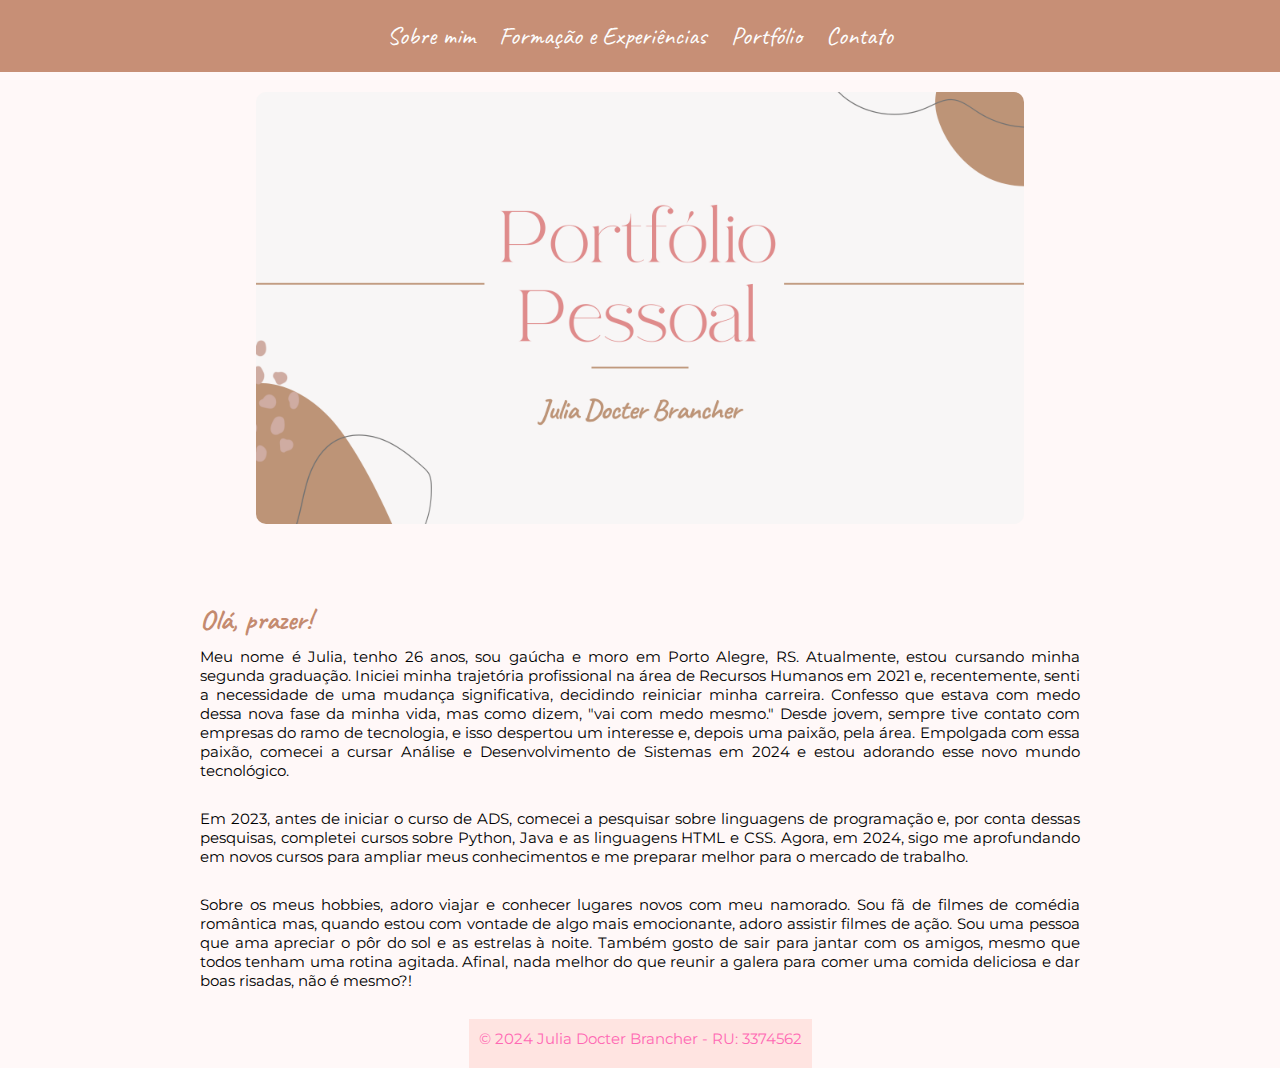
<file: index.html>
<!DOCTYPE html>
<html lang="pt">

<head>
    <meta charset="UTF-8">
    <meta name="viewport" content="width=device-width, initial-scale=1.0">
    <title>Portfólio Pessoal</title> <!--Título da página exibido na aba do navegador-->
    <link href="https://fonts.googleapis.com/css2?family=Caveat&family=Montserrat:wght@300;400&display=swap"
        rel="stylesheet">
    <!--Link para o arquivo CSS externo que contém os estilos da página-->
    <link rel="stylesheet" type="text/css" href="styles/default.css">
</head>

<body>
    <header> <!--Cabeçalho da página utilizado para navegação-->
        <nav> <!--Seção de navegação-->
            <ul> <!--Lista não ordenada para para links de navegação-->
                <li><a href="index.html">Sobre mim</a></li> <!--Link para a página "Sobre mim"-->
                <li><a href="formacao.html">Formação e Experiências</a></li>
                <li><a href="portfolio.html">Portfólio</a></li>
                <li><a href="contato.html">Contato</a></li>
            </ul>
        </nav>
    </header>

    <!--Cabeçalho representando uma imagem com a frase "Portfólio Pessoal"-->
    <img src="portfolio.png" alt="Portfólio Pessoal" title="Portfólio Pessoal">
    <br><br> <!--Quebra de linha-->
    <div style="margin: 0 200px;">
        <h2>Olá, prazer!</h2>
        <p> Meu nome é Julia, tenho 26 anos, sou gaúcha e moro em Porto Alegre, RS. Atualmente, estou cursando
            minha segunda graduação. Iniciei minha trajetória profissional na área de Recursos Humanos em 2021 e,
            recentemente, senti a necessidade de uma mudança significativa, decidindo reiniciar minha carreira. Confesso
            que estava com medo dessa nova fase da minha vida, mas como dizem, "vai com medo mesmo." Desde jovem, sempre
            tive contato com empresas do ramo de tecnologia, e isso despertou um interesse e, depois uma paixão, pela
            área. Empolgada com essa paixão, comecei a cursar Análise e Desenvolvimento de Sistemas em 2024 e estou
            adorando esse novo mundo tecnológico.</p> 
        <br>
        <p> Em 2023, antes de iniciar o curso de ADS, comecei a pesquisar sobre linguagens de programação e, por conta
            dessas pesquisas, completei cursos sobre Python, Java e as linguagens HTML e CSS. Agora, em 2024, sigo me
            aprofundando em novos cursos para ampliar meus conhecimentos e me preparar melhor para o mercado de
            trabalho.</p>
        <br>
        <p>Sobre os meus hobbies, adoro viajar e conhecer lugares novos com meu namorado. Sou fã de filmes de
            comédia romântica mas, quando estou com vontade de algo mais emocionante, adoro assistir filmes de ação. Sou uma pessoa que ama apreciar o pôr do sol e as estrelas à noite. Também gosto de sair para
            jantar com os amigos, mesmo que todos tenham uma rotina agitada. Afinal, nada melhor do que reunir a galera
            para comer uma comida deliciosa e dar boas risadas, não é mesmo?!</p>
            <br>
    </div>

    <footer> <!--Rodapé da página-->
        <p>&copy; 2024 Julia Docter Brancher - RU: 3374562</p>
    </footer>

</body>

</html>
</file>
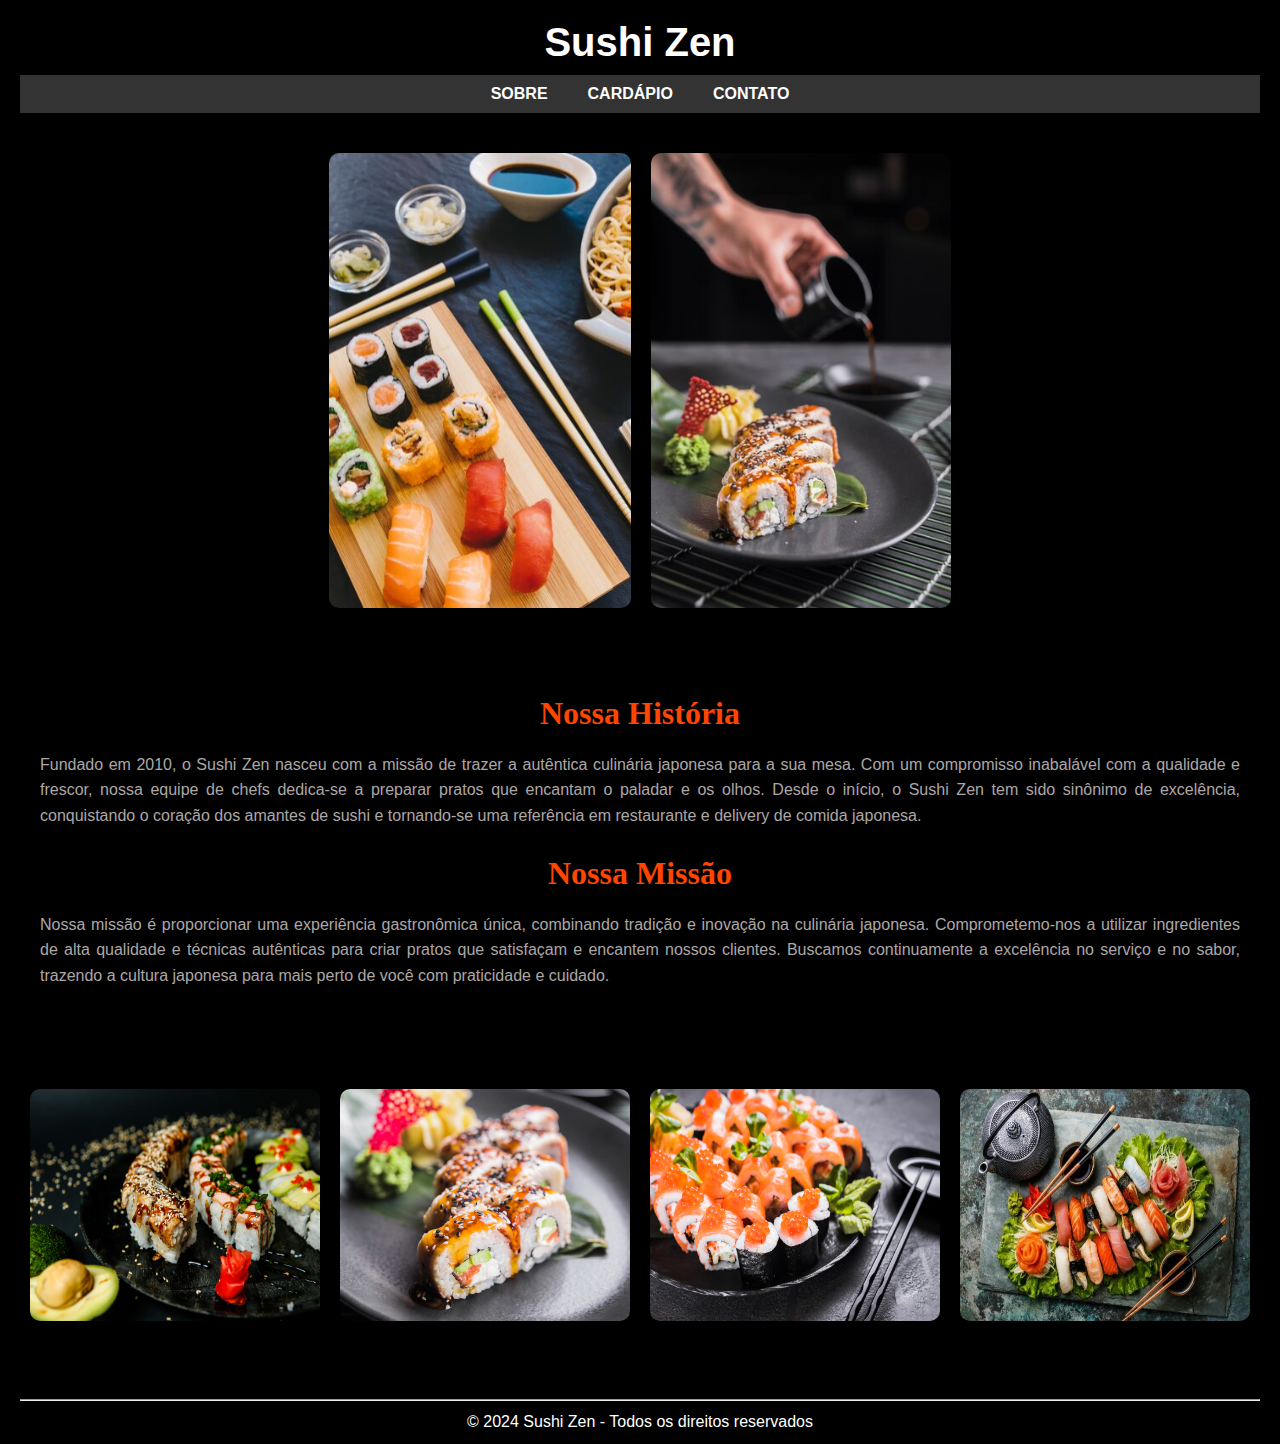
<file: Projetos/restaurante_sushizen/index.html>
<!DOCTYPE html>
<html lang="en">
<head>
    <meta charset="UTF-8">
    <meta name="viewport" content="width=device-width, initial-scale=1.0">
    <title>Restaurante Sushi Zen</title>
   
    <link rel="stylesheet" type="text/css" href="styles/historia.css">

</head>
<body>
    <!-- Cabeçalho -->
    <header>
        <h1>Sushi Zen</h1>
        <nav>
            <ul>
                <li><a href="index.html">SOBRE</a></li>
                <li><a href="cardapio.html">CARDÁPIO</a></li>
                <li><a href="contato_restaurante.html">CONTATO</a></li>
            </ul>
        </nav>
    </header>

    <!-- Imagens de Destaque -->
    <div class="featured-images">
        <img src="Imagens/sushiteste.png" alt="Sushi" title="Imagem de Sushi">
        <img src="Imagens/sushi2.png" alt="Sushi" title="Imagem de Sushi">
    </div>

    <!-- Seção Sobre -->
    <section id="sobre">
        <h2>Nossa História</h2>
        <p>Fundado em 2010, o Sushi Zen nasceu com a missão de trazer a autêntica culinária japonesa para a sua mesa. Com um compromisso inabalável com a qualidade e frescor, nossa equipe de chefs dedica-se a preparar pratos que encantam o paladar e os olhos. Desde o início, o Sushi Zen tem sido sinônimo de excelência, conquistando o coração dos amantes de sushi e tornando-se uma referência em restaurante e delivery de comida japonesa.</p>

        <h2>Nossa Missão</h2>
        <p>Nossa missão é proporcionar uma experiência gastronômica única, combinando tradição e inovação na culinária japonesa. Comprometemo-nos a utilizar ingredientes de alta qualidade e técnicas autênticas para criar pratos que satisfaçam e encantem nossos clientes. Buscamos continuamente a excelência no serviço e no sabor, trazendo a cultura japonesa para mais perto de você com praticidade e cuidado.</p>
    </section>

    <!-- Galeria de Imagens -->
    <section class="gallery">
        <img src="Imagens/capa1.jpg" alt="Sushi">
        <img src="Imagens/capa2.jpg" alt="Sushi">
        <img src="Imagens/capa3.jpg" alt="Sushi">
        <img src="Imagens/capa4.jpeg" alt="Sushi">
    </section>

    <!-- Rodapé -->
    <footer>
        <hr>
        <p>&copy; 2024 Sushi Zen - Todos os direitos reservados</p>
    </footer>
</body>
</html>
</file>
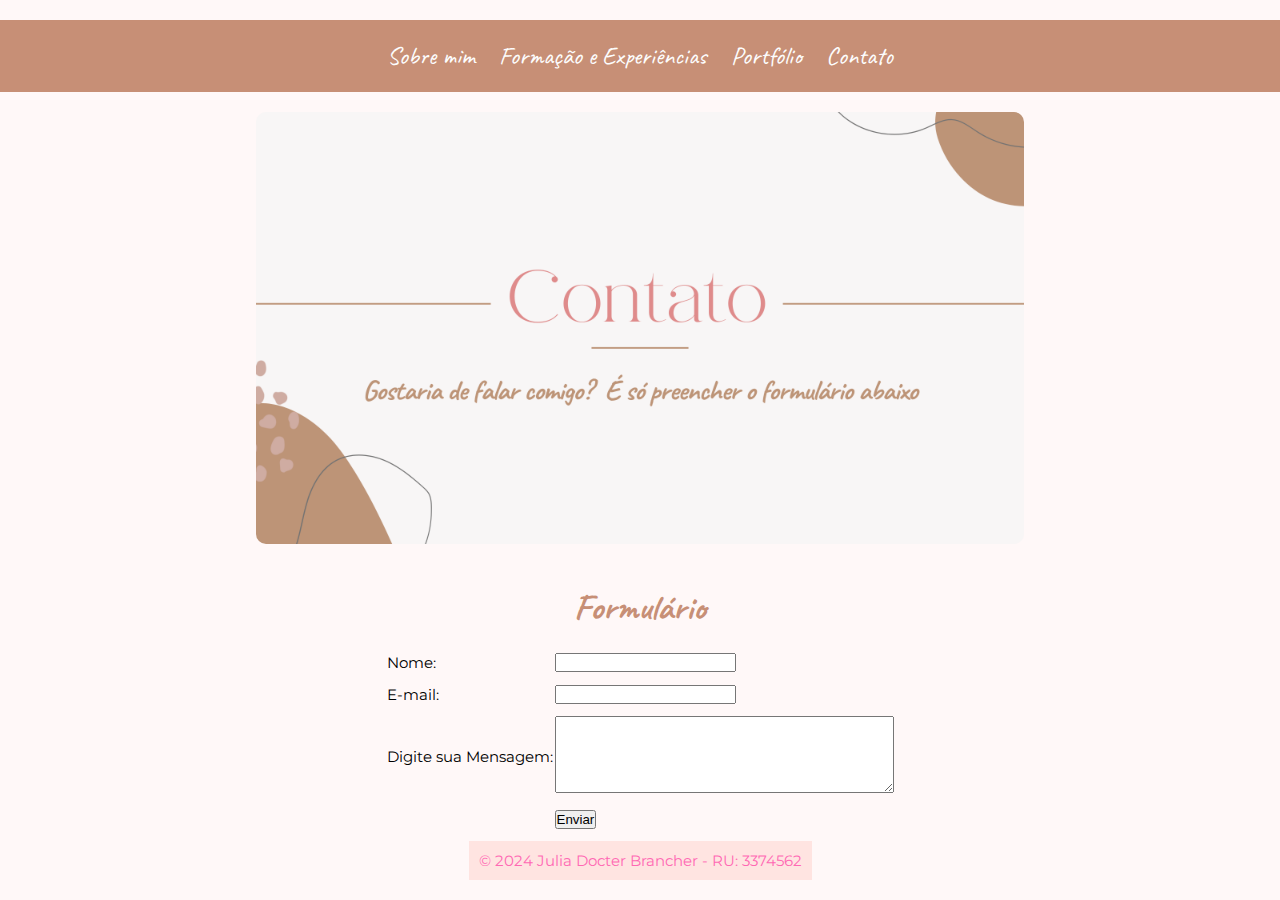
<file: contato.html>
<!DOCTYPE html>
<html lang="pt">

<head>
    <meta charset="UTF-8">
    <meta name="viewport" content="width=device-width, initial-scale=1.0">
    <title>Contato</title> <!--Título da página exibido na aba do navegador-->
    <link href="https://fonts.googleapis.com/css2?family=Caveat&family=Montserrat:wght@300;400&display=swap" rel="stylesheet">
    <!--Link para o arquivo CSS externo que contém os estilos da página-->
    <link rel="stylesheet" type="text/css" href="styles/contato.css">

</head>

<body>
    <header> <!--Cabeçalho da página utilizado para navegação-->
        <nav> <!--Seção de navegação-->
            <ul> <!--Lista não ordenada para para links de navegação-->
                <li><a href="index.html">Sobre mim</a></li> <!--Link para a página "Sobre mim"-->
                <li><a href="formacao.html">Formação e Experiências</a></li>
                <li><a href="portfolio.html">Portfólio</a></li>
                <li><a href="contato.html">Contato</a></li>
            </ul>
        </nav>
    </header>

    <!--Cabeçalho representando uma imagem com a palavra "Contato"-->
    <img src="contato.png" alt="Contato" title="Contato">

    <h1>Formulário</h1> <!--Título principal-->
    <form action="" method="">
        <table> <!--tag para organizar o formulário-->
            <tr>
                <th><label for="nome">Nome:</label></th> <!--Campo para preenchimento do formulário-->
                <td><input type="text" name="nome"
id="nome"></td>
            </tr>
            <tr>
                <th><label for="email">E-mail:</label></th>
                <td><input type="email" name="email"
id="email"></td>
            </tr>
            <tr>
                <th><label for="msg">Digite sua Mensagem:</label></th>
                <td><textarea name="msg" rows="5" cols="40"></textarea></td>
            </tr>
            <tr>
                <td></td>
                <td> <button>Enviar</button></td> <!--Botão para enviar o formulário-->
            </tr>
        </table>
    </form>

    <footer> <!--Rodapé da página-->
        <p>&copy; 2024 Julia Docter Brancher - RU: 3374562</p>
    </footer>

</body>

</html>
</file>
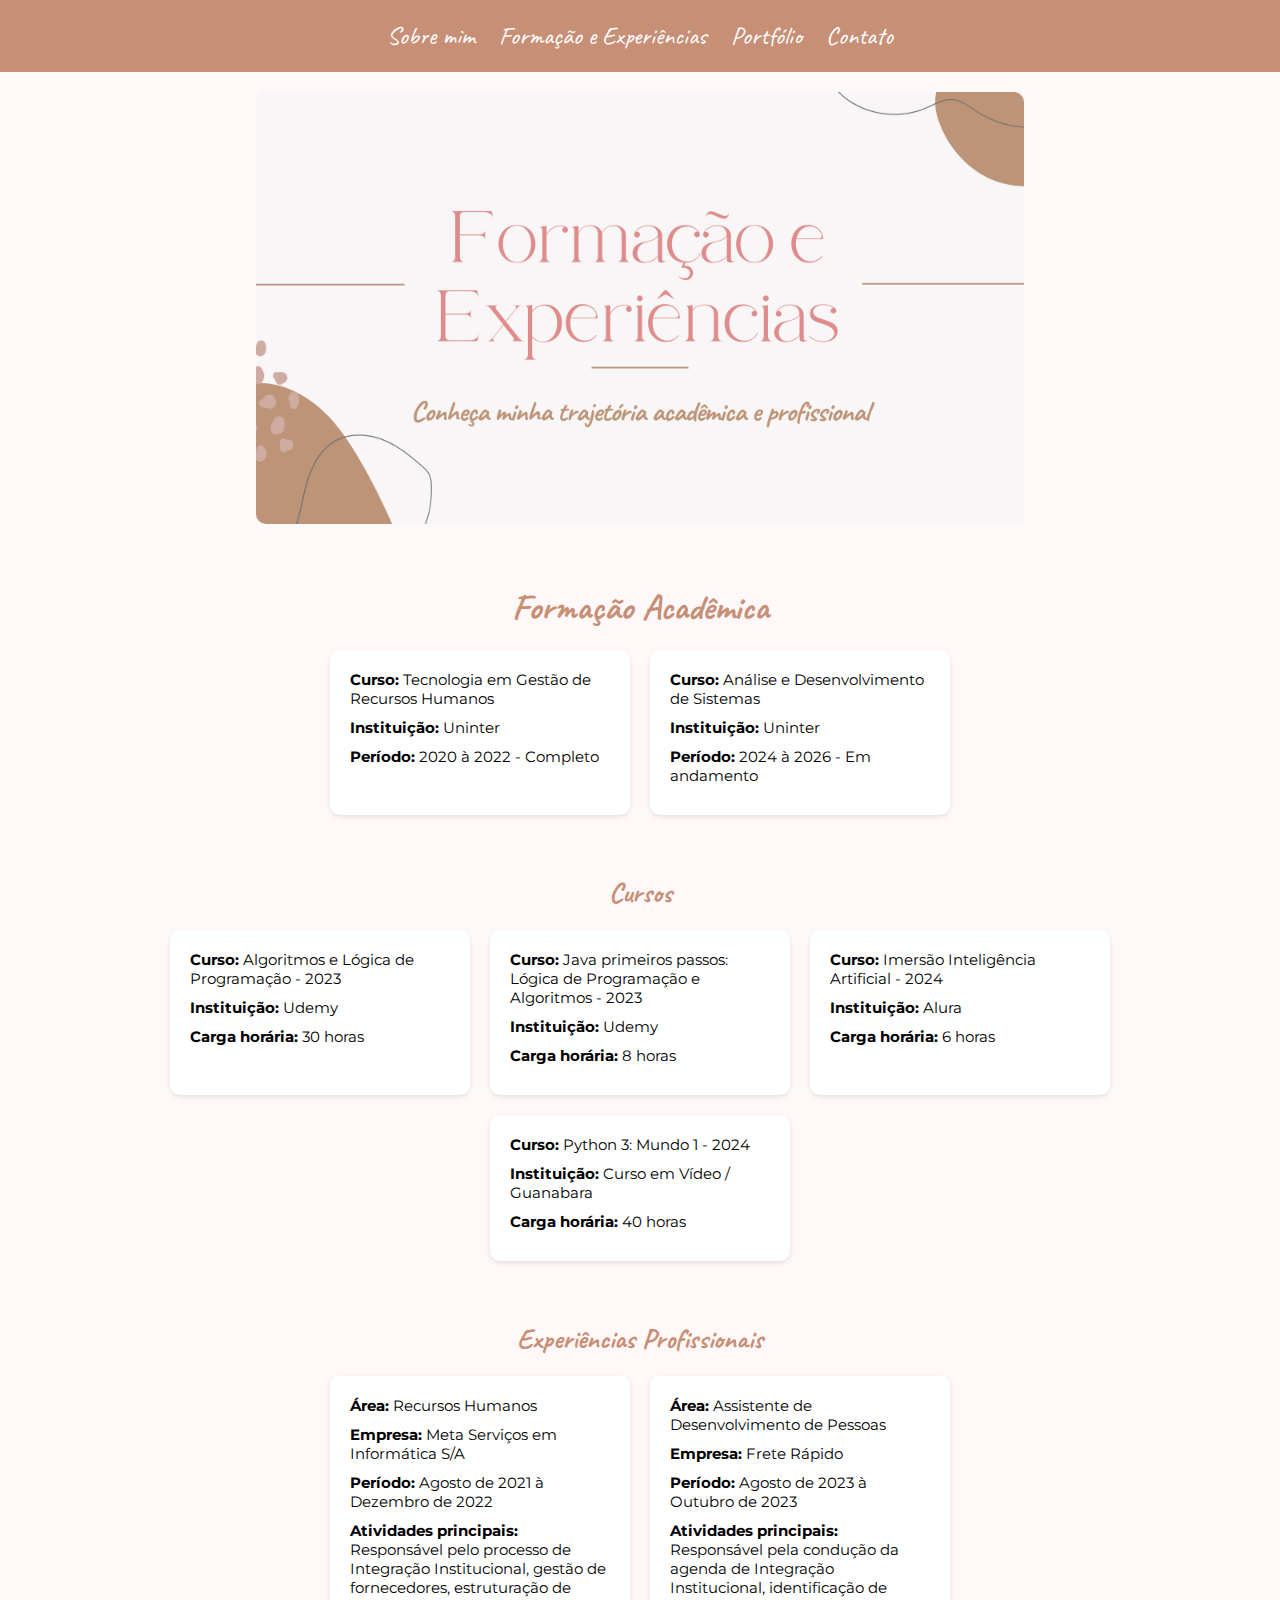
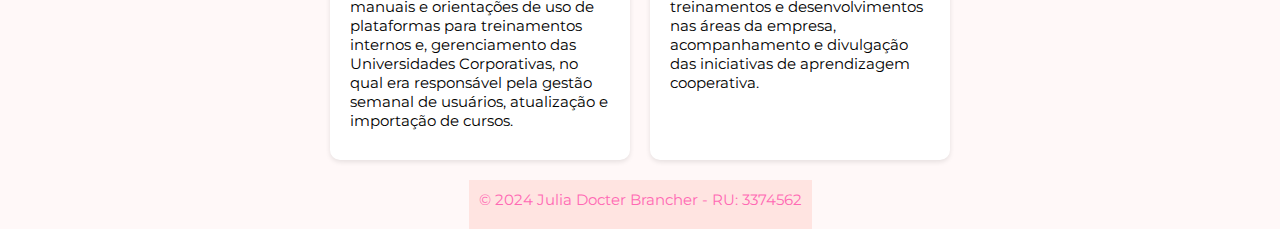
<file: formacao.html>
<!DOCTYPE html>
<html lang="pt">

<head>
    <meta charset="UTF-8">
    <meta name="viewport" content="width=device-width, initial-scale=1.0">
    <title>Formação e Experiências</title> <!--Título da página exibido na aba do navegador-->
    <link href="https://fonts.googleapis.com/css2?family=Caveat&family=Montserrat:wght@300;400&display=swap" rel="stylesheet">
    <!--Link para o arquivo CSS externo que contém os estilos da página-->
    <link rel="stylesheet" type="text/css" href="styles/formacao.css">
    
</head>

<body>
    <header> <!--Cabeçalho da página utilizado para navegação-->
        <nav> <!--Seção de navegação-->
            <ul> <!--Lista não ordenada para para links de navegação-->
                <li><a href="index.html">Sobre mim</a></li> <!--Link para a página "Sobre mim"-->
                <li><a href="formacao.html">Formação e Experiências</a></li>
                <li><a href="portfolio.html">Portfólio</a></li>
                <li><a href="contato.html">Contato</a></li>
            </ul>
        </nav>
    </header>

    <!--Cabeçalho representando uma imagem com a frase "Formação e Experiências"-->
    <img src="formacao.png" alt="Formação e Experiências" title="Formação e Experiências">

    <main>
        <section>
            <h1>Formação Acadêmica</h1> <!--Título principal-->
            <div class="space"> <!--Div para espaçamento-->
                <div class="card"> <!---->
                    <p><b>Curso:</b> Tecnologia em Gestão de Recursos Humanos</p>
                    <p><b>Instituição:</b> Uninter</p>
                    <p><b>Período:</b> 2020 à 2022 - Completo</p>
                </div>
                <div class="card">
                    <p><b>Curso:</b> Análise e Desenvolvimento de Sistemas</p>
                    <p><b>Instituição:</b> Uninter</p>
                    <p><b>Período:</b> 2024 à 2026 - Em andamento</p>
                </div>
            </div>
        </section>

        <section>
            <h2>Cursos</h2> <!--Título secundário-->
            <div class="space"> <!--Div para espaçamento-->
                <div class="card">
                    <p><b>Curso:</b> Algoritmos e Lógica de Programação - 2023</p>
                    <p><b>Instituição:</b> Udemy</p>
                    <p><b>Carga horária:</b> 30 horas</p>
                </div>
                <div class="card">
                    <p><b>Curso:</b> Java primeiros passos: Lógica de Programação e Algoritmos - 2023</p>
                    <p><b>Instituição:</b> Udemy</p>
                    <p><b>Carga horária:</b> 8 horas</p>
                </div>
                <div class="card">
                    <p><b>Curso:</b> Imersão Inteligência Artificial - 2024</p>
                    <p><b>Instituição:</b> Alura</p>
                    <p><b>Carga horária:</b> 6 horas</p>
                </div>
                <div class="card">
                    <p><b>Curso:</b> Python 3: Mundo 1 - 2024</p>
                    <p><b>Instituição:</b> Curso em Vídeo / Guanabara</p>
                    <p><b>Carga horária:</b> 40 horas</p>
                </div>
            </div>
        </section>

        <section>
            <h2>Experiências Profissionais</h2> <!--Título secundário-->
            <div class="space"> <!--Div para espaçamento-->
                <div class="card">
                    <p><b>Área:</b> Recursos Humanos</p>
                    <p><b>Empresa:</b> Meta Serviços em Informática S/A</p>
                    <p><b>Período:</b> Agosto de 2021 à Dezembro de 2022</p>
                    <p><b>Atividades principais:</b> Responsável pelo processo de Integração Institucional, gestão de fornecedores, estruturação de manuais e orientações de uso de plataformas para treinamentos internos e, gerenciamento das Universidades Corporativas, no qual era responsável pela gestão semanal de usuários, atualização e importação de cursos.</p>
                </div>
                <div class="card">
                    <p><b>Área:</b> Assistente de Desenvolvimento de Pessoas</p>
                    <p><b>Empresa:</b> Frete Rápido</p>
                    <p><b>Período:</b> Agosto de 2023 à Outubro de 2023</p>
                    <p><b>Atividades principais:</b> Responsável pela condução da agenda de Integração Institucional, identificação de treinamentos e desenvolvimentos nas áreas da empresa, acompanhamento e divulgação das iniciativas de aprendizagem cooperativa.</p>

                </div>
            </div>
        </section>
    </main>

    <footer> <!--Rodapé da página-->
        <p>&copy; 2024 Julia Docter Brancher - RU: 3374562</p>
    </footer>
</body>

</html>
</file>
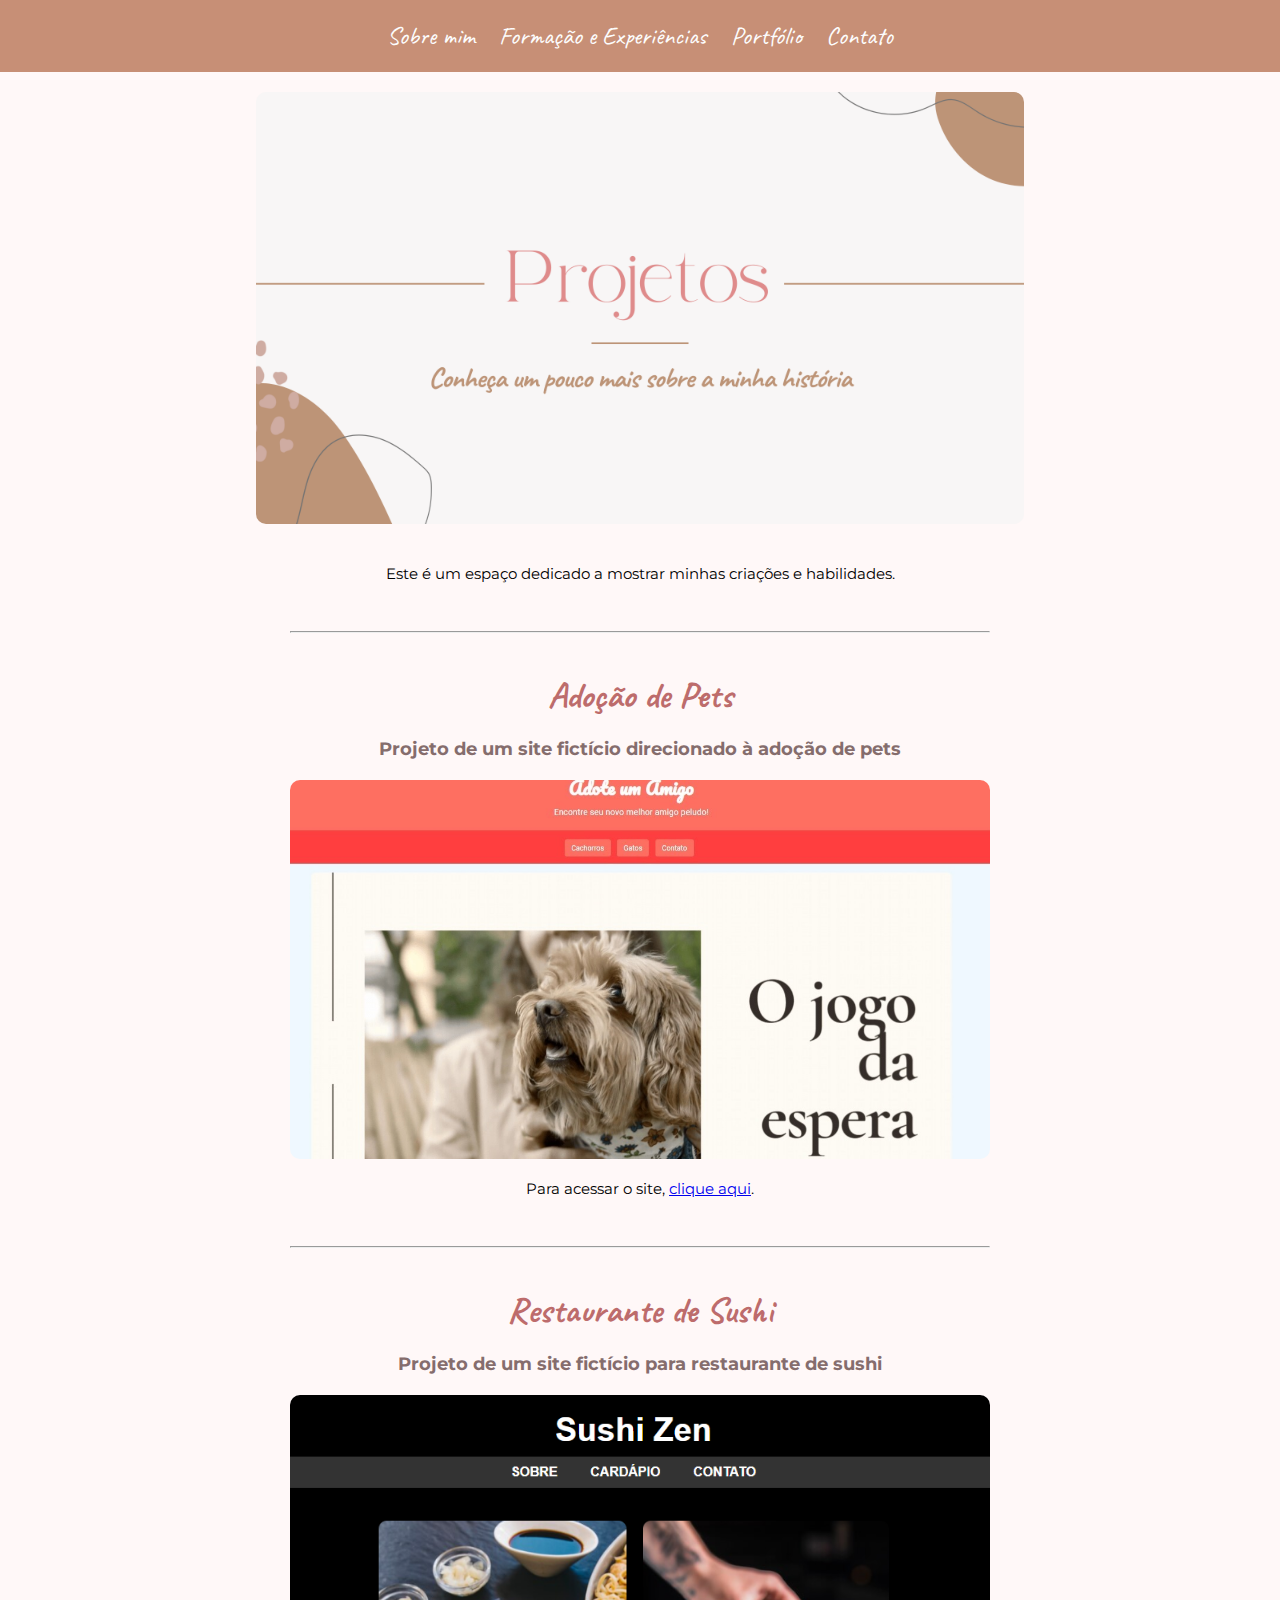
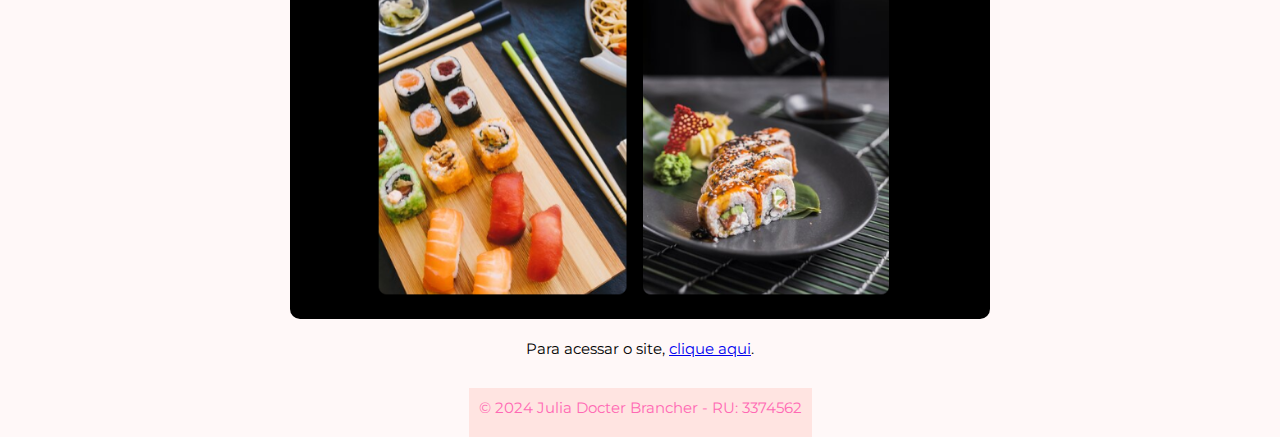
<file: portfolio.html>
<!DOCTYPE html>
<html lang="pt">

<head>
    <meta charset="UTF-8">
    <meta name="viewport" content="width=device-width, initial-scale=1.0">
    <title>Portfólio</title> <!--Título da página exibido na aba do navegador-->
    <link href="https://fonts.googleapis.com/css2?family=Caveat&family=Montserrat:wght@300;400&display=swap"
        rel="stylesheet">
    <!--Link para o arquivo CSS externo que contém os estilos da página-->
    <link rel="stylesheet" type="text/css" href="styles/portfolio.css">
</head>

<body>
    <header> <!--Cabeçalho da página utilizado para navegação-->
        <nav> <!--Seção de navegação-->
            <ul> <!--Lista não ordenada para para links de navegação-->
                <li><a href="index.html">Sobre mim</a></li> <!--Link para a página "Sobre mim"-->
                <li><a href="formacao.html">Formação e Experiências</a></li>
                <li><a href="portfolio.html">Portfólio</a></li>
                <li><a href="contato.html">Contato</a></li>
            </ul>
        </nav>
    </header>

    <!--Cabeçalho representando uma imagem com a palavra "Projetos"-->
    <img src="projetos.png" alt="Projetos" title="Imagem sobre projetos">

    <main>
        <section>
            <p>Este é um espaço dedicado a mostrar minhas criações e habilidades.</p>
            <br><br>
            <hr>
            <br>

            <!--Projeto fictício-->
            <h1>Adoção de Pets</h1> <!--Título do projeto-->
            <h2>Projeto de um site fictício direcionado à adoção de pets</h2> <!--Subtítulo-->

            <!--Imagem do site de adoção de pets-->
            <img src="Projetos/adocao_pets/Imagens/menu_pets.jpg" alt="Imagem do site de adoção de pets"
                title="Site de Adoção de Pets" style="width: 700px;">
            <p>Para acessar o site, <a href="Projetos/adocao_pets/adocao.html" target="_blank"
                    rel="noopener noreferrer">clique aqui</a>.</p> <!--Link para acessar o site-->

            <br><br>
            <hr>
            <br>

            <!--Projeto fictício-->
            <h1>Restaurante de Sushi</h1> <!--Título do projeto-->
            <h2>Projeto de um site fictício para restaurante de sushi</h2> <!--Subtítulo-->

            <!--Imagem do site do Restaurante Sushi Zen-->
            <img src="menu_sushi.png" alt="Imagem do site do restaunte de sushi" style="width: 700px;">
            <p>Para acessar o site, <a href="Projetos/restaurante_sushizen/index.html" target="_blank"
                rel="noopener noreferrer">clique aqui</a>.</p> <!--Link para acessar o site-->
        </section>
    </main>

    <footer> <!--Rodapé da página-->
        <p>&copy; 2024 Julia Docter Brancher - RU: 3374562</p>
    </footer>
</body>

</html>
</file>
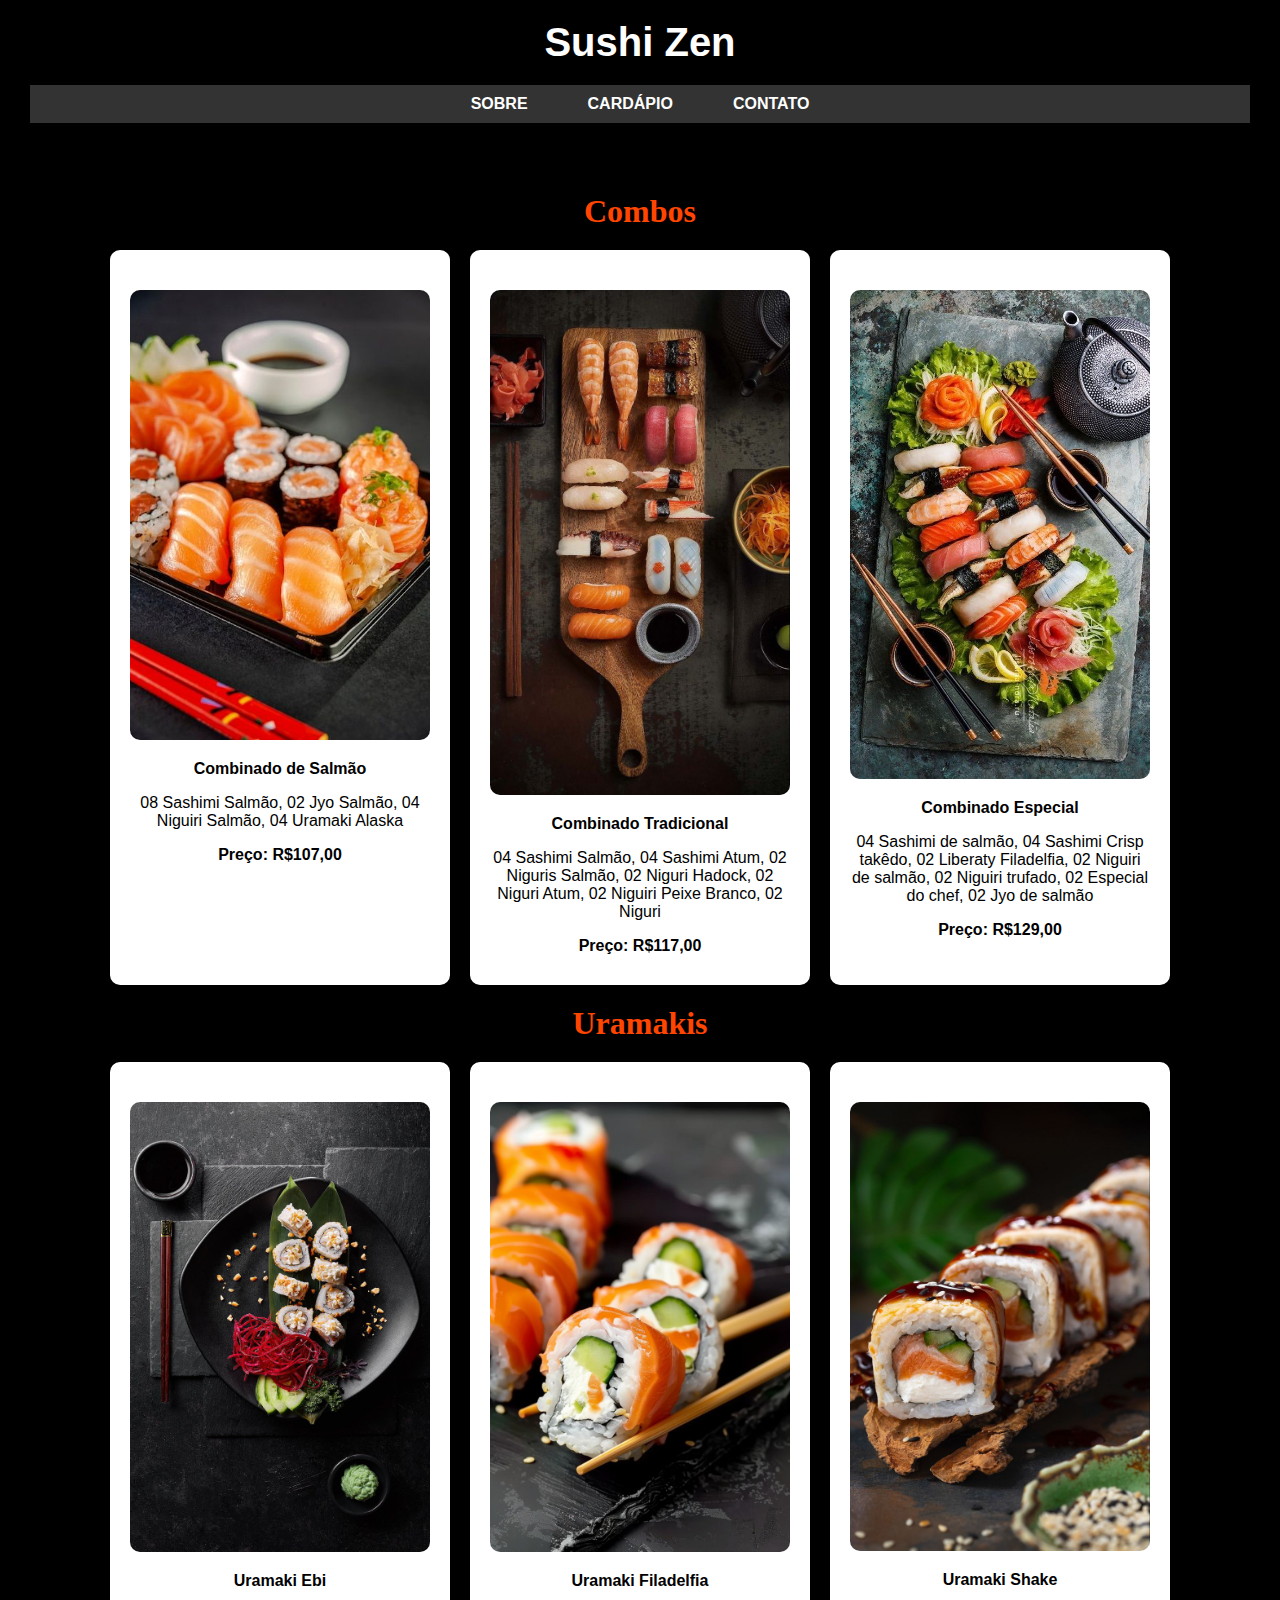
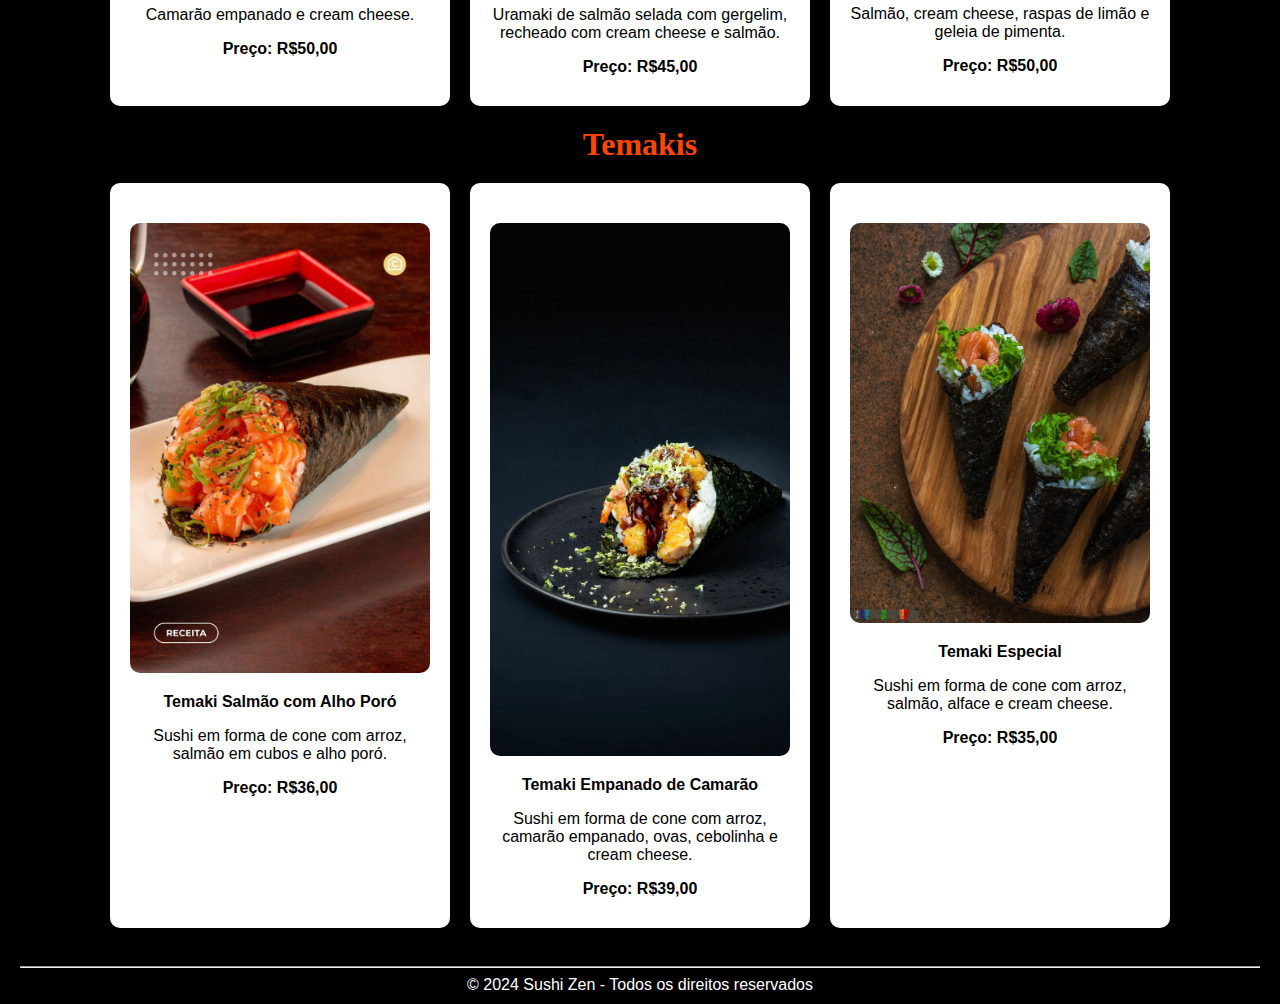
<file: Projetos/restaurante_sushizen/cardapio.html>
<!DOCTYPE html>
<html lang="en">
<head>
    <meta charset="UTF-8">
    <meta name="viewport" content="width=device-width, initial-scale=1.0">
    <title>Cardápio</title>
    <link rel="stylesheet" type="text/css" href="styles/cardapio.css">


</head>
<body>
    <header>
        <h1>Sushi Zen</h1>
        <nav>
            <ul>
                <li><a href="index.html">SOBRE</a></li>
                <li><a href="cardapio.html">CARDÁPIO</a></li>
                <li><a href="contato_restaurante.html">CONTATO</a></li>
            </ul>
        </nav>
    </header>

    <section id="comidas">
        <h2>Combos</h2>
        <div class="space">
            <div class="card">
                <img src="Imagens/salmao.jpeg" alt="Combinado de Salmão">
                <p><b>Combinado de Salmão</b></p>
                <p>08 Sashimi Salmão, 02 Jyo Salmão, 04 Niguiri Salmão, 04 Uramaki Alaska</p>
                <p><b>Preço: R$107,00</b></p>
            </div>
            <div class="card">
                <img src="Imagens/combo_tradicional.jpeg" alt="Combinado Tradicional">
                <p><b>Combinado Tradicional</b></p>
                <p>04 Sashimi Salmão, 04 Sashimi Atum, 02 Niguris Salmão, 02 Niguri Hadock, 02 Niguri Atum, 02 Niguiri Peixe Branco, 02 Niguri</p>
                <p><b>Preço: R$117,00</b></p>
            </div>
            <div class="card">
                <img src="Imagens/combo_especial.jpeg" alt="Combinado Especial">
                <p><b>Combinado Especial</b></p>
                <p>04 Sashimi de salmão, 04 Sashimi Crisp takêdo, 02 Liberaty Filadelfia, 02 Niguiri de salmão, 02 Niguiri trufado, 02 Especial do chef, 02 Jyo de salmão</p>
                <p><b>Preço: R$129,00</b></p>
            </div>
        </div>

        <h2>Uramakis</h2>
        <div class="space">
            <div class="card">
                <img src="Imagens/camarao.jpeg"Uramaki Ebi">
                <p><b>Uramaki Ebi</b></p>
                <p>Camarão empanado e cream cheese.</p>
                <p><b>Preço: R$50,00</b></p>
            </div>
            <div class="card">
                <img src="Imagens/uramaki_filadelfia.jpeg" alt="Uramaki Filadelfia">
                <p><b>Uramaki Filadelfia</b></p>
                <p>Uramaki de salmão selada com gergelim, recheado com cream cheese e salmão.</p>
                <p><b>Preço: R$45,00</b></p>
            </div>
            <div class="card">
                <img src="Imagens/uramaki_shake.jpeg" alt="Uramaki Shake">
                <p><b>Uramaki Shake</b></p>
                <p>Salmão, cream cheese, raspas de limão e geleia de pimenta.</p>
                <p><b>Preço: R$50,00</b></p>
            </div>
        </div>

        <h2>Temakis</h2>
        <div class="space">
            <div class="card">
                <img src="Imagens/temaki_salmao.jpeg" alt="Temaki Salmão com Alho Poró">
                <p><b>Temaki Salmão com Alho Poró</b></p>
                <p>Sushi em forma de cone com arroz, salmão em cubos e alho poró.</p>
                <p><b>Preço: R$36,00</b></p>
            </div>
            <div class="card">
                <img src="Imagens/temaki_empanado.jpeg" alt="Temaki Empanado de Camarão">
                <p><b>Temaki Empanado de Camarão</b></p>
                <p>Sushi em forma de cone com arroz, camarão empanado, ovas, cebolinha e cream cheese.</p>
                <p><b>Preço: R$39,00</b></p>
            </div>
            <div class="card">
                <img src="Imagens/temaki_alface.jpeg" alt="Temaki Especial">
                <p><b>Temaki Especial</b></p>
                <p>Sushi em forma de cone com arroz, salmão, alface e cream cheese.</p>
                <p><b>Preço: R$35,00</b></p>
            </div>
        </div>
    </section>

    <footer>
        <hr>
        <p>&copy; 2024 Sushi Zen - Todos os direitos reservados</p>
    </footer>
</body>
</html>
</file>
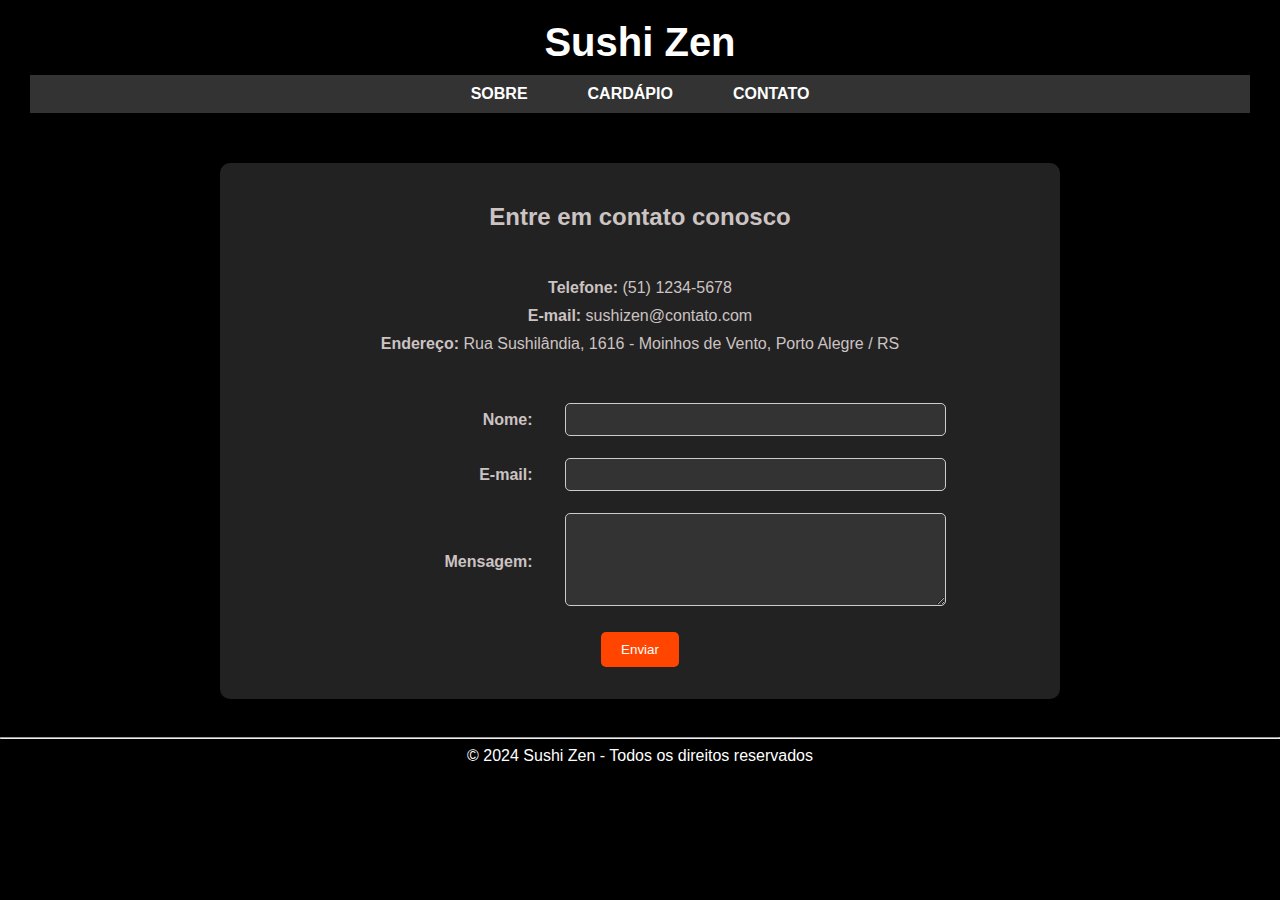
<file: Projetos/restaurante_sushizen/contato_restaurante.html>
<!DOCTYPE html>
<html lang="en">
<head>
    <meta charset="UTF-8">
    <meta name="viewport" content="width=device-width, initial-scale=1.0">
    <title>Contato - Sushi Zen</title>
    <link rel="stylesheet" type="text/css" href="styles/contato.css">
    
</head>
<body>
    <header>
        <h1>Sushi Zen</h1>
        <nav>
            <ul>
                <li><a href="index.html">SOBRE</a></li>
                <li><a href="cardapio.html">CARDÁPIO</a></li>
                <li><a href="contato_restaurante.html">CONTATO</a></li>
            </ul>
        </nav>
    </header>

    <section class="contact">
        <div class="info">
            <h2>Entre em contato conosco</h2>
            <br>
            <p><b>Telefone:</b> (51) 1234-5678</p>
            <p><b>E-mail:</b> sushizen@contato.com</p>
            <p><b>Endereço:</b> Rua Sushilândia, 1616 - Moinhos de Vento, Porto Alegre / RS</p>
        </div>
        <br>

        <form action="" method="post">
            <table>
                <tr>
                    <th><label for="nome">Nome:</label></th>
                    <td><input type="text" name="nome" id="nome" required></td>
                </tr>
                <tr>
                    <th><label for="email">E-mail:</label></th>
                    <td><input type="email" name="email" id="email" required></td>
                </tr>
                <tr>
                    <th><label for="msg">Mensagem:</label></th>
                    <td><textarea name="msg" id="msg" rows="5" required></textarea></td>
                </tr>
                <tr>
                    <td colspan="2" style="text-align: center;">
                        <button type="submit">Enviar</button>
                    </td>
                </tr>
            </table>
        </form>
    </section>

    <footer>
        <hr>
        <p>&copy; 2024 Sushi Zen - Todos os direitos reservados</p>
    </footer>
</body>
</html>
</file>
<file: styles/default.css>
* {
    padding: 0;
    margin: 0;
    box-sizing: border-box;
}

/* Estilos para o corpo da página */
body {
    font-family: 'Montserrat', sans-serif;
    font-size: 15px;
    background-color: rgb(255, 248, 248);
    display: flex;
    justify-content: center;
    align-items: center;
    flex-direction: column;
    min-height: 100vh;
    padding: 0px;
}

/* Estilos para o cabeçalho */
header {
    background-color: rgb(199, 143, 118);
    padding: 20px;
    text-align: center;
    font-family: 'Caveat', cursive;
    width: 100%;
}

/* Estilos para os itens da lista de navegação */
header li {
    display: inline-block;
    margin: 0 10px; 
}

/* Estilos para os links dentro do cabeçalho */
header a {
    text-decoration: none;
    color: #fdfdfd;
    font-weight: 400;
    font-size: 25px;
}

/* Estilos para o hover dos links no cabeçalho */
header a:hover {
    color: rgb(205, 199, 199);
}

/* Estilos para as imagens */
img {
    border-radius: 10px; 
    display: block;
    margin: 20px auto;
    width: 60%;
}

/* Estilos para os títulos h1*/
h1 {
    font-family: freemono, monospace;
    color: rgb(194, 83, 83);
    font-size: 25px;
}

/* Estilos para os títulos h2*/
h2 {
    font-family: 'Caveat', cursive;
    text-align: center;
    margin: 20px 0;
    color: rgb(196, 138, 111);
    font-size: 28px;
    margin-bottom: 10px;
    text-align: left;
}

/* Estilos para os parágrafos */
p {
    text-align: justify;
    margin-bottom: 10px;
}

/* Estilos para as seções */
section {
    padding: 20px;
    max-width: 1000px;
    width: 100%;
}

/* Estilos para a classe space */
.space {
    display: flex;
    justify-content: center;
    gap: 20px;
    flex-wrap: wrap;
}

/* Estilos para os cartões */
.card {
    background-color: #ffffff;
    border-radius: 10px;
    box-shadow: 0 2px 5px rgba(0, 0, 0, 0.1);
    padding: 20px;
    width: 100%;
    max-width: 300px;
    transition: transform 0.3s, box-shadow 0.3s;
}

/* Estilos para o estado hover dos cartões */
.card:hover {
    transform: translateY(-10px);
    box-shadow: 0 4px 10px rgba(0, 0, 0, 0.2);
}

/* Estilos para o rodapé */
footer {
    background-color: #ffe4e1;
    color: #ff69b4;
    text-align: center;
    padding: 10px;
}
</file>
<file: Projetos/restaurante_sushizen/styles/historia.css>
/* Estilos gerais */
body {
    font-family: 'Arial', sans-serif;
    margin: 0;
    padding: 0;
    background-color: black;
    color: #333;
}

/* Cabeçalho */
header {
    background-color: black;
    color: #fff;
    padding: 20px;
    text-align: center;
}

header h1 {
    font-family: 'Roboto', sans-serif;
    font-size: 2.5em;
    margin: 0;
}

nav ul {
    list-style: none;
    padding: 0;
    margin: 0;
    display: flex;
    justify-content: center;
    background-color: #333;
    margin-top: 10px;
}

nav ul li {
    margin: 0;
}

nav ul li a {
    text-decoration: none;
    color: #fff;
    font-weight: bold;
    padding: 10px 20px;
    display: block;
    transition: background-color 0.3s, color 0.3s;
}

nav ul li a:hover {
    background-color: #ff6347;
    color: #fff;
}

/* Imagens */
img {
    border-radius: 10px;
    height: auto;
}

/* Imagens de Destaque */
.featured-images {
    display: flex;
    justify-content: center;
    gap: 20px;
    margin: 20px;
}

.featured-images img {
    max-width: 45%;
}

/* Seções */
section {
    padding: 40px 20px;
    text-align: center;
}

h2 {
    font-family: 'Lora', serif;
    color: orangered;
    font-size: 2em;
    margin-bottom: 20px;
}

p {
    font-size: 16px;
    line-height: 1.6;
    color: #ada7a7;
    margin: 0 20px;
    text-align: justify;
}

/* Galeria de Imagens */
.gallery {
    display: flex;
    flex-wrap: wrap;
    justify-content: center;
    gap: 20px;
    margin: 20px 0;
}

.gallery img {
    width: calc(25% - 20px);
    box-shadow: 0 4px 8px rgba(0, 0, 0, 0.1);
}

/* Rodapé */
footer {
    background-color: black;
    color: #fff;
    text-align: center;
    padding: 10px 20px;
    font-family: 'Roboto', sans-serif;
}

footer p {
    margin: 0;
    text-align: center;
    color: white;
}
</file>
<file: styles/contato.css>
* {
    padding: 0;
    margin: 0;
    box-sizing: border-box;
}

body {
    font-family: 'Montserrat', sans-serif;
    font-size: 15px;
    background-color: rgb(255, 248, 248);
    display: flex;
    justify-content: center;
    align-items: center;
    flex-direction: column;
    min-height: 100vh;
    padding: 0px;
}

header {
    background-color: rgb(199, 143, 118);
    padding: 20px;
    text-align: center;
    font-family: 'Caveat', cursive;
    width: 100%;
}

header li {
    display: inline-block;
    margin: 0 10px;
}

header a {
    text-decoration: none;
    color: #fdfdfd;
    font-weight: 400;
    font-size: 25px;
}

header a:hover {
    color: rgb(205, 199, 199);
}

img {
    border-radius: 10px;
    display: block;
    margin: 20px auto;
    width: 60%;
}

h1 {
    font-family: 'Caveat', cursive;
    text-align: center;
    margin: 20px 0;
    color: rgb(199, 143, 118);
}

h1 {
    font-size: 36px;
    margin-bottom: 20px;
    text-align: left;
}

th{
    text-align: left;
    padding-bottom: 10px;
    font-weight: 400;

}
td{
    padding-bottom: 10px;
}

section {
    padding: 20px;
    max-width: 1000px;
    width: 100%;
}

.space {
    display: flex;
    justify-content: center;
    gap: 20px;
    flex-wrap: wrap;
}

.card:hover {
    transform: translateY(-10px);
    box-shadow: 0 4px 10px rgba(0, 0, 0, 0.2);
}

footer {
    background-color: #ffe4e1;
    color: #ff69b4;
    text-align: center;
    padding: 10px;
}
</file>
<file: styles/formacao.css>
* {
    padding: 0;
    margin: 0;
    box-sizing: border-box;
}

body {
    font-family: 'Montserrat', sans-serif;
    font-size: 15px;
    background-color: rgb(255, 248, 248);
    display: flex;
    justify-content: center;
    align-items: center;
    flex-direction: column;
    min-height: 100vh;
    padding: 0px;
}

header {
    background-color: rgb(199, 143, 118);
    padding: 20px;
    text-align: center;
    font-family: 'Caveat', cursive;
    width: 100%;
}

header li {
    display: inline-block;
    margin: 0 10px;
}

header a {
    text-decoration: none;
    color: #fdfdfd;
    font-weight: 400;
    font-size: 25px;
}

header a:hover {
    color: rgb(205, 199, 199);
}

img {
    border-radius: 10px;
    display: block;
    margin: 20px auto;
    width: 60%;
}

h1, h2 {
    font-family: 'Caveat', cursive;
    text-align: center;
    margin: 20px 0;
    color: rgb(199, 143, 118);
}

h1 {
    font-size: 36px;
}

h2 {
    font-size: 28px;
}

p {
    margin-bottom: 10px;
}

section {
    padding: 20px;
    max-width: 1000px;
    width: 100%;
}

.space {
    display: flex;
    justify-content: center;
    gap: 20px;
    flex-wrap: wrap;
}

.card {
    background-color: #ffffff;
    border-radius: 10px;
    box-shadow: 0 2px 5px rgba(0, 0, 0, 0.1);
    padding: 20px;
    width: 100%;
    max-width: 300px;
    transition: transform 0.3s, box-shadow 0.3s;
}

.card:hover {
    transform: translateY(-10px);
    box-shadow: 0 4px 10px rgba(0, 0, 0, 0.2);
}

footer {
    background-color: #ffe4e1;
    color: #ff69b4;
    text-align: center;
    padding: 10px;
}
</file>
<file: styles/portfolio.css>
* {
    padding: 0;
    margin: 0;
    box-sizing: border-box;
}

body {
    font-family: 'Montserrat', sans-serif;
    font-size: 15px;
    background-color: rgb(255, 248, 248);
    display: flex;
    justify-content: center;
    align-items: center;
    flex-direction: column;
    min-height: 100vh;
    padding: 0px;
}

header {
    background-color: rgb(199, 143, 118);
    padding: 20px;
    text-align: center;
    font-family: 'Caveat', cursive;
    width: 100%;
}

header li {
    display: inline-block;
    margin: 0 10px;
}

header a {
    text-decoration: none;
    color: #fdfdfd;
    font-weight: 400;
    font-size: 25px;
}

header a:hover {
    color: rgb(205, 199, 199);
}

img {
    border-radius: 10px;
    display: block;
    margin: 20px auto;
    width: 60%;
}

h1, h2 {
    font-family: 'Caveat', cursive;
    text-align: center;
    margin: 20px 0;
    color: rgb(189, 108, 108);
}

h1 {
    font-size: 36px;
}

h2 {
    font-size: 18px;
    font-family: 'Montserrat', sans-serif;
    color: rgb(133, 109, 109);
}

p {
    margin-bottom: 10px;
    text-align: center;
}

section {
    padding: 20px;
    max-width: 1000px;
    width: 100%;
}

.space {
    display: flex;
    justify-content: center;
    gap: 20px;
    flex-wrap: wrap;
}

.card {
    background-color: #ffffff;
    border-radius: 10px;
    box-shadow: 0 2px 5px rgba(0, 0, 0, 0.1);
    padding: 20px;
    width: 100%;
    max-width: 300px;
    transition: transform 0.3s, box-shadow 0.3s;
}

.card:hover {
    transform: translateY(-10px);
    box-shadow: 0 4px 10px rgba(0, 0, 0, 0.2);
}

footer {
    background-color: #ffe4e1;
    color: #ff69b4;
    text-align: center;
    padding: 10px;
}
</file>
<file: Projetos/restaurante_sushizen/styles/cardapio.css>
body {
    font-family: 'Arial', sans-serif;
    margin: 0;
    padding: 0;
    background-color: black;
    color: #333;
}

header {
    background-color: black;
    color: #fff;
    padding: 20px;
    text-align: center;
}

header h1 {
    font-family: 'Roboto', sans-serif;
    font-size: 2.5em;
    margin: 0;
}

nav {
    padding: 10px;
}

nav ul {
    list-style: none;
    padding: 0;
    margin: 0;
    display: flex;
    justify-content: center;
    background-color: #333;
    margin-top: 10px;
}

nav ul li {
    margin: 0 10px;
}

nav ul li a {
    text-decoration: none;
    color: #fff;
    font-weight: bold;
    padding: 10px 20px;
    display: block;
    transition: background-color 0.3s, color 0.3s;
}

nav ul li a:hover {
    background-color: #ff6347;
    color: #fff;
}

img {
    border-radius: 10px;
    display: block;
    margin: 20px auto;
    width: 100%;
    max-width: 100%;
}

section {
    padding: 20px;
}

h2 {
    font-family: 'Lora', serif;
    text-align: center;
    margin: 20px 0;
    color: orangered;
    font-size: 2em;
}

p {
    text-align: center;
    margin-bottom: 10px;
    font-size: 16px;
    color: black
}

.space {
    display: flex;
    justify-content: center;
    gap: 20px;
    flex-wrap: wrap;
}

.card {
    background-color: #fff;
    border-radius: 10px;
    box-shadow: 0 2px 5px rgba(0, 0, 0, 0.1);
    padding: 20px;
    width: 100%;
    max-width: 300px;
    transition: transform 0.3s, box-shadow 0.3s;
}

.card img {
    width: 100%;
    border-radius: 10px;
}

.card:hover {
    transform: scale(1.02);
    box-shadow: 0 4px 10px rgba(0, 0, 0, 0.2);
}

footer {
    background-color: bla;
    color: white;
    text-align: center;
    padding: 10px 20px;
    font-family: 'Roboto', sans-serif;
}

footer p {
    margin: 0;
    text-align: center;
    color: white;
}
</file>
<file: Projetos/restaurante_sushizen/styles/contato.css>
body {
    font-family: 'Arial', sans-serif;
    margin: 0;
    padding: 0;
    background-color: black;
    color: white;
}

header {
    padding: 20px;
    text-align: center;
    background-color: black;
}

header h1 {
    font-family: 'Roboto', sans-serif;
    font-size: 2.5em;
    margin: 0;
}

nav {
    padding: 10px;
}

nav ul {
    list-style: none;
    padding: 0;
    margin: 0;
    display: flex;
    justify-content: center;
    background-color: #333;
}

nav ul li {
    margin: 0 10px;
}

nav ul li a {
    text-decoration: none;
    color: #fff;
    font-weight: bold;
    padding: 10px 20px;
    display: block;
    transition: background-color 0.3s, color 0.3s;
}

nav ul li a:hover {
    background-color: #ff6347;
}

.contact {
    max-width: 800px;
    margin: 20px auto;
    padding: 20px;
    background-color: #222;
    border-radius: 10px;
    box-shadow: 0 0 10px rgba(0, 0, 0, 0.5);
}

.contact .info {
    margin-bottom: 20px;
}

.contact h2 {
    text-align: center;
    color: rgb(204, 195, 195);
    margin: 20px 0;
}

.contact p {
    margin: 10px 0;
    text-align: center;
    color: rgb(204, 195, 195);

}

form {
    display: flex;
    flex-direction: column;
    align-items: center;
}

table {
    width: 100%;
    max-width: 600px;
    margin: 0 auto;
    color: rgb(204, 195, 195);
    text-align: left;
}

th, td {
    padding: 10px;
    text-align: center;
}

th {
    text-align: right;
    padding-right: 20px;
}

input[type="text"],
input[type="email"],
textarea {
    width: 100%;
    padding: 8px;
    border: 1px solid #ccc;
    border-radius: 5px;
    background-color: #333;
    color: white;
}

input[type="text"]:focus,
input[type="email"]:focus,
textarea:focus {
    outline: none;
}

button {
    padding: 10px 20px;
    background-color: orangered;
    border: none;
    border-radius: 5px;
    color: white;
    cursor: pointer;
    transition: background-color 0.3s;
}

footer {
    background-color: black;
    color: white;
    text-align: center;
    padding: 10px 0;
    font-family: 'Gill Sans', sans-serif;
}

footer p {
    margin: 0;
    text-align: center;
    color: white;
}
</file>
